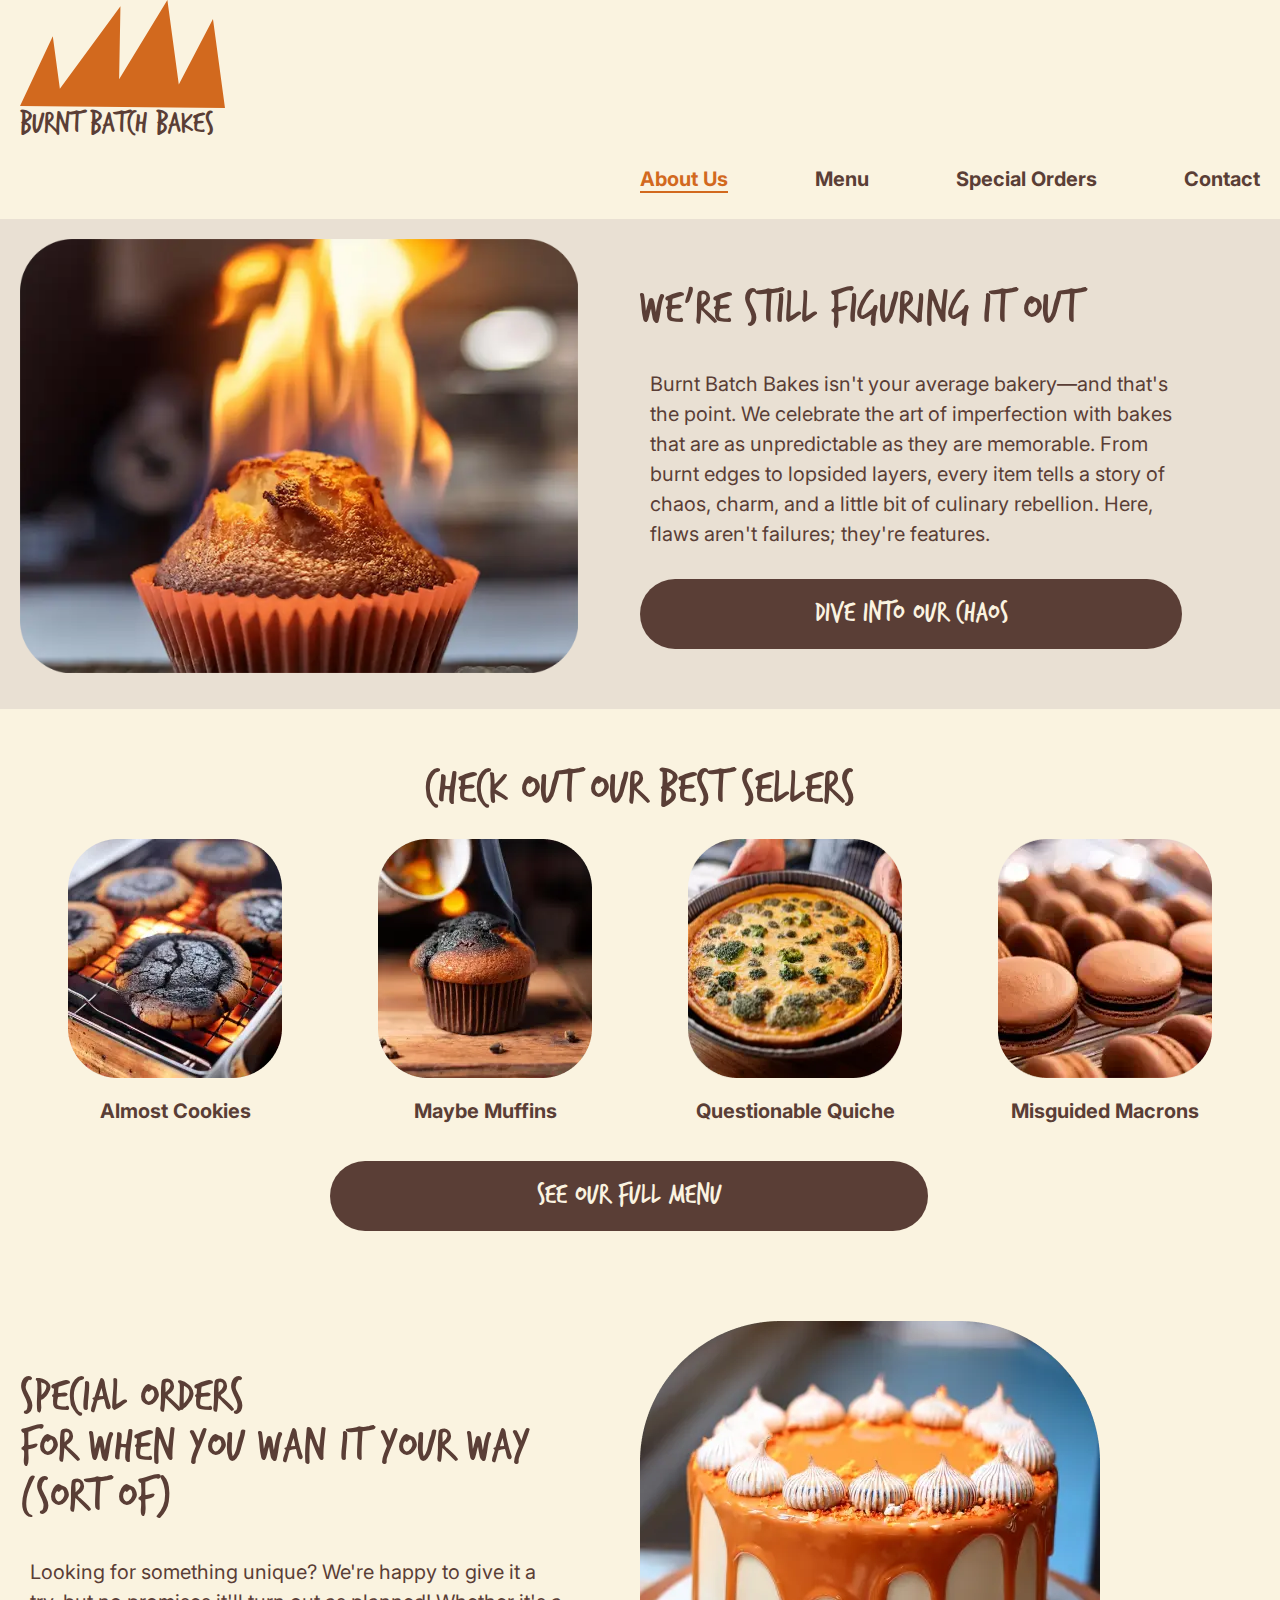
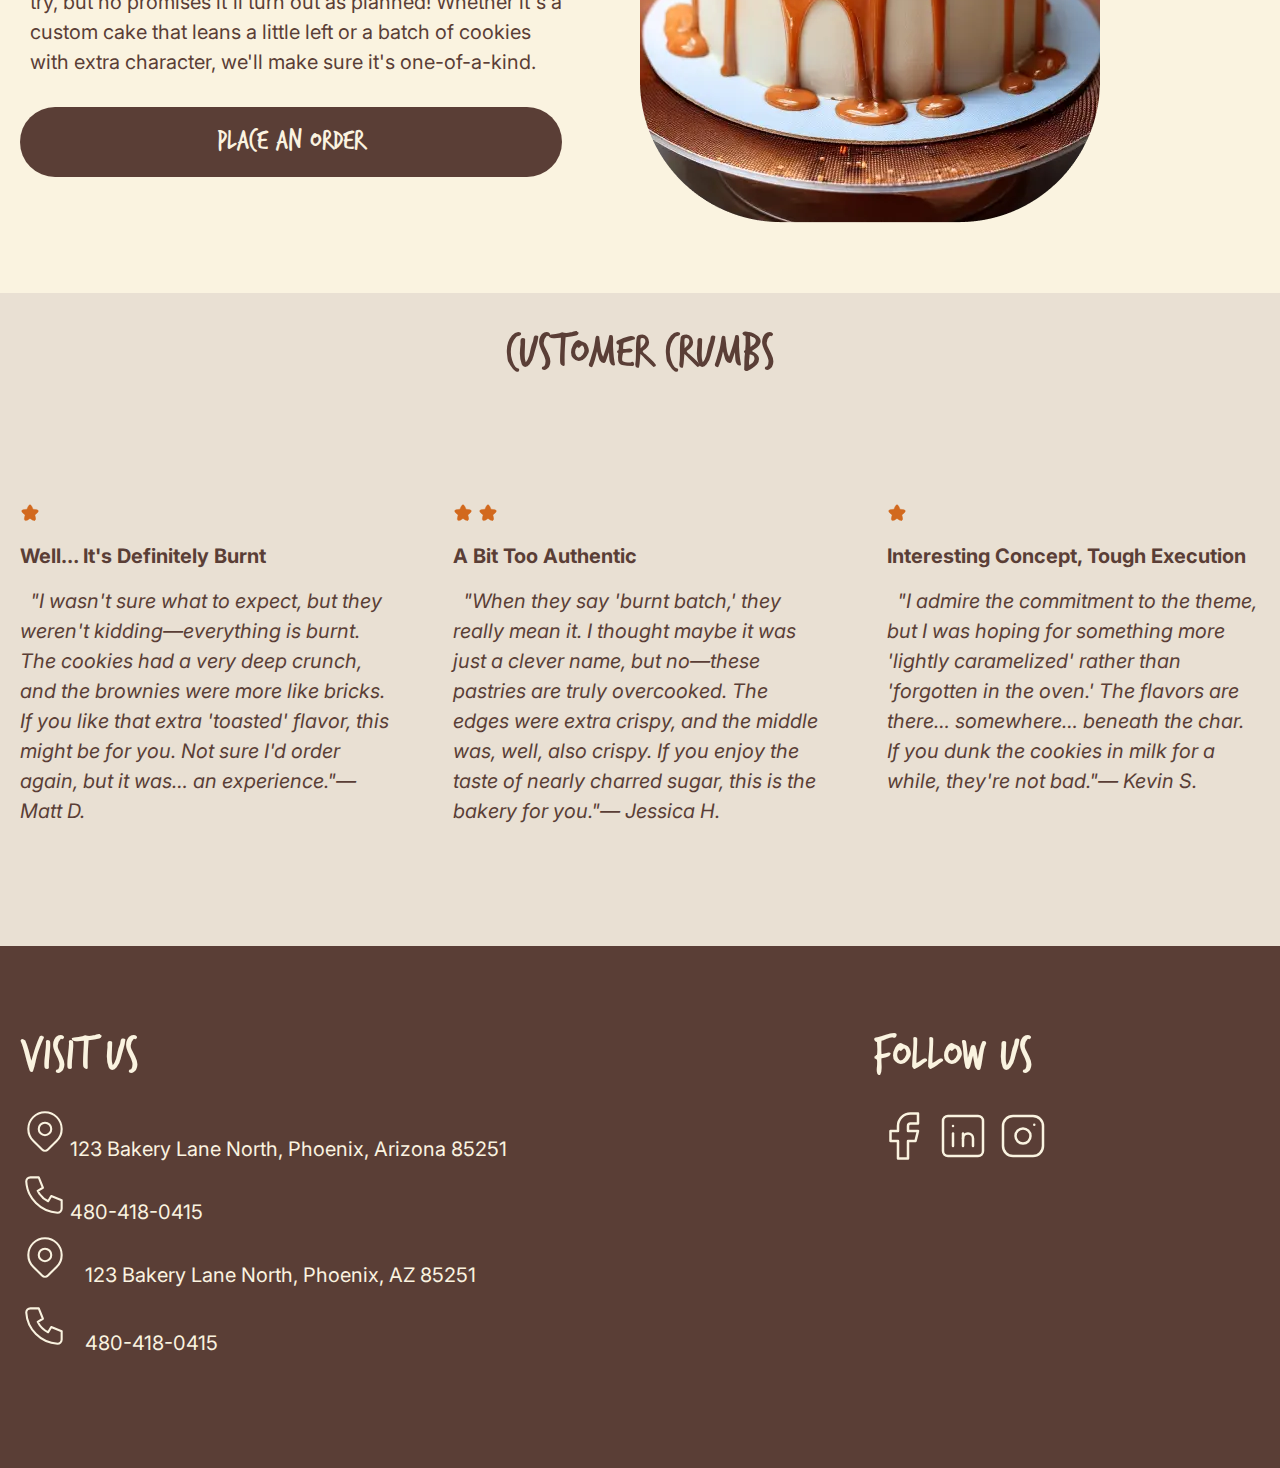
<file: index.html>
<!DOCTYPE html>
<html lang="en">
<head>
    <meta charset="UTF-8">
    <meta name="viewport" content="width=device-width, initial-scale=1.0">
    <meta name="description" content="Burnt Batch Bakes - A bakery that celebrates the beauty of imperfections in baking. Unique, unpredictable, and unforgettable flavors!">
    <meta name="keywords" content="bakery, burnt batch, imperfect baking, handmade pastries">
    <meta name="author" content="Burnt Batch Bakes">
    
    <!-- Open Graph Meta Tags for Social Media -->
    <meta property="og:title" content="Burnt Batch Bakes - Where Imperfection is Delicious">
    <meta property="og:description" content="We celebrate the beauty of imperfection with bold, burnt, and unforgettable baked goods!">
    <meta property="og:image" content="image/burnt-batch-bakes.webp">
    <meta property="og:url" content="https://burntbatchbakes.com">
    <meta property="og:type" content="website">

    <link rel="stylesheet" href="style.css">
    <title>Burnt Batch Bakes</title>
</head>
<body>
    <!-- Skip Link for Better Navigation -->
    <a href="#main-content" class="skip-link" aria-label="skip to main content">Skip to main content</a>
    <header>
        <img src="image/burnt-batch-bakes-logo.svg" width="205" height="108" alt="batch bakes in brown on orange flames logo">
        <h1>Burnt Batch Bakes</h1>
        <nav aria-label="Main Navigation">
            <h2>Main Navigation</h2>
            <ul>
                <li><a href="#" class="active" aria-label="skip to about us">About Us</a></li>
                <li><a href="#" aria-label="skip to menu">Menu</a></li>
                <li><a href="#" aria-label="skip to special orders">Special Orders</a></li>
                <li><a href="#" aria-label="skip to contact us">Contact</a></li>
            </ul>
        </nav>
    </header>
    <main id="main-content" >
        <section id="about-us" aria-labelledby="about-heading">
            <img src="image/flaming-muffin.webp" width="700" height="545" alt="flaming muffin in an orange wrapper">
            <div>
                <h2 id="about-heading">We're still figuring it out</h2>
                <p>Burnt Batch Bakes isn't your average bakery—and that's the point. We celebrate the art of imperfection with bakes that are as unpredictable as they are memorable. From burnt edges to lopsided layers, every item tells a story of chaos, charm, and a little bit of culinary rebellion. Here, flaws aren't failures; they're features.</p>
                <a href="#" aria-label="Explore our menu">Dive into our chaos</a>
            </div>
        </section>
        <section id="menu" aria-labelledby="menu-heading">
            <h2 id="menu-heading">Check Out Our Best Sellers</h2>
            <section>
                <img src="image/almost-cookies.webp" width="214" height="239" alt="5 burnt cookies on a wire rack over an open flame">
                <h3>Almost Cookies</h3>
            </section>
            <section>
                <img src="image/maybe-muffin.webp" width="214" height="239" alt="burnt muffin still smoldering on a wooden platter">
                <h3>Maybe Muffins</h3>
            </section>
            <section>
                <img src="image/questionable-quishe.webp" width="214" height="239" alt="hands placing an overcooked quiche with wilting broccoli on a wooden table">
                <h3>Questionable Quiche</h3>
            </section>
            <section>
                <img src="image/misguided-macron.webp" width="214" height="239" alt="extra crispy macrons lined up on a wire cooling rack">
                <h3>Misguided Macrons</h3>
            </section>
            <a href="#" aria-label="See out full menu">See our full menu</a>
        </section>
        <section id="special-orders" aria-labelledby="orders-heading">
            <div>
                <h2 id="orders-heading">Special Orders <br>For When You Wan It Your Way (Sort Of)</h2>
                <p>Looking for something unique? We're happy to give it a try, but no promises it'll turn out as planned! Whether it's a custom cake that leans a little left or a batch of cookies with extra character, we'll make sure it's one-of-a-kind.</p>
                <a href="#" aria-label="Order custom baked goods">Place an order</a>
            </div>
            <img src="image/special-order.webp" width="460" height="502" alt="8in round cake with carmel drizzle, yellow, orange, and white sprinkles with our signature burnt meringue puffs">
        </section>
        <section id="testimonials">
            <h2>Customer Crumbs</h2>
            <section>
                <svg xmlns="http://www.w3.org/2000/svg" viewBox="0 0 24 24" fill="#D2691E" width="20" height="20" stroke-width="0.5" stroke-linejoin="round" stroke-linecap="round" stroke="#D2691E">
                    <path d="M17.286 21.09q -1.69 .001 -5.288 -2.615q -3.596 2.617 -5.288 2.616q -2.726 0 -.495 -6.8q -9.389 -6.775 2.135 -6.775h.076q 1.785 -5.516 3.574 -5.516q 1.785 0 3.574 5.516h.076q 11.525 0 2.133 6.774q 2.23 6.802 -.497 6.8"></path>
                </svg>
                <h3>Well… It's Definitely Burnt</h3>
                <q>"I wasn't sure what to expect, but they weren't kidding—everything is burnt. The cookies had a very deep crunch, and the brownies were more like bricks. If you like that extra 'toasted' flavor, this might be for you. Not sure I'd order again, but it was… an experience."— Matt D.</q>
            </section>
            <section>
                <svg xmlns="http://www.w3.org/2000/svg" viewBox="0 0 24 24" fill="#D2691E" width="20" height="20" stroke-width="0.5" stroke-linejoin="round" stroke-linecap="round" stroke="#D2691E">
                    <path d="M17.286 21.09q -1.69 .001 -5.288 -2.615q -3.596 2.617 -5.288 2.616q -2.726 0 -.495 -6.8q -9.389 -6.775 2.135 -6.775h.076q 1.785 -5.516 3.574 -5.516q 1.785 0 3.574 5.516h.076q 11.525 0 2.133 6.774q 2.23 6.802 -.497 6.8"></path>
                </svg>
                <svg xmlns="http://www.w3.org/2000/svg" viewBox="0 0 24 24" fill="#D2691E" width="20" height="20" stroke-width="0.5" stroke-linejoin="round" stroke-linecap="round" stroke="#D2691E">
                    <path d="M17.286 21.09q -1.69 .001 -5.288 -2.615q -3.596 2.617 -5.288 2.616q -2.726 0 -.495 -6.8q -9.389 -6.775 2.135 -6.775h.076q 1.785 -5.516 3.574 -5.516q 1.785 0 3.574 5.516h.076q 11.525 0 2.133 6.774q 2.23 6.802 -.497 6.8"></path>
                </svg>
                <h3>A Bit Too Authentic</h3>
                <q>"When they say 'burnt batch,' they really mean it. I thought maybe it was just a clever name, but no—these pastries are truly overcooked. The edges were extra crispy, and the middle was, well, also crispy. If you enjoy the taste of nearly charred sugar, this is the bakery for you."— Jessica H.</q>
            </section>
            <section>
                <svg xmlns="http://www.w3.org/2000/svg" viewBox="0 0 24 24" fill="#D2691E" width="20" height="20" stroke-width="0.5" stroke-linejoin="round" stroke-linecap="round" stroke="#D2691E">
                    <path d="M17.286 21.09q -1.69 .001 -5.288 -2.615q -3.596 2.617 -5.288 2.616q -2.726 0 -.495 -6.8q -9.389 -6.775 2.135 -6.775h.076q 1.785 -5.516 3.574 -5.516q 1.785 0 3.574 5.516h.076q 11.525 0 2.133 6.774q 2.23 6.802 -.497 6.8"></path>
                </svg>
                <h3>Interesting Concept, Tough Execution</h3>
                <q>"I admire the commitment to the theme, but I was hoping for something more 'lightly caramelized' rather than 'forgotten in the oven.' The flavors are there… somewhere… beneath the char. If you dunk the cookies in milk for a while, they're not bad."— Kevin S.</q>
            </section>
        </section>
    </main>
    <footer>
        <section id="visit-us" aria-labelledby="visit-heading">
            <h2 id="visit-heading">Visit Us</h2>
            <address>
                <svg xmlns="http://www.w3.org/2000/svg" viewBox="0 0 24 24" fill="none" stroke="#FAF3E0" stroke-linecap="round" stroke-linejoin="round" width="50" height="50" stroke-width="1">
                    <path d="M9 11a3 3 0 1 0 6 0a3 3 0 0 0 -6 0"></path>
                    <path d="M17.657 16.657l-4.243 4.243a2 2 0 0 1 -2.827 0l-4.244 -4.243a8 8 0 1 1 11.314 0z"></path>
                </svg>123 Bakery Lane North, Phoenix, Arizona 85251<br>
                <svg xmlns="http://www.w3.org/2000/svg" viewBox="0 0 24 24" fill="none" stroke="#FAF3E0" stroke-linecap="round" stroke-linejoin="round" width="50" height="50" stroke-width="1">
                    <path d="M5 4h4l2 5l-2.5 1.5a11 11 0 0 0 5 5l1.5 -2.5l5 2v4a2 2 0 0 1 -2 2a16 16 0 0 1 -15 -15a2 2 0 0 1 2 -2"></path>
                </svg>480-418-0415
                <div>
                    <svg xmlns="http://www.w3.org/2000/svg" viewBox="0 0 24 24" fill="none" stroke="#FAF3E0" stroke-linecap="round" stroke-linejoin="round" width="50" height="50" stroke-width="1">
                        <path d="M9 11a3 3 0 1 0 6 0a3 3 0 0 0 -6 0"></path>
                        <path d="M17.657 16.657l-4.243 4.243a2 2 0 0 1 -2.827 0l-4.244 -4.243a8 8 0 1 1 11.314 0z"></path>
                    </svg>
                    <p>123 Bakery Lane North, Phoenix, AZ 85251</p>
                </div>
                <div>
                    <svg xmlns="http://www.w3.org/2000/svg" viewBox="0 0 24 24" fill="none" stroke="#FAF3E0" stroke-linecap="round" stroke-linejoin="round" width="50" height="50" stroke-width="1">
                        <path d="M5 4h4l2 5l-2.5 1.5a11 11 0 0 0 5 5l1.5 -2.5l5 2v4a2 2 0 0 1 -2 2a16 16 0 0 1 -15 -15a2 2 0 0 1 2 -2"></path>
                    </svg>
                    <p>480-418-0415</p>
                </div>
            </address>
        </section>
        <section id="follow-us" aria-labelledby="social-heading">
            <h2 id="social-heading">Follow Us</h2>
            <ul>
                <li><a href="#" aria-label="go to our facebook page"><svg xmlns="http://www.w3.org/2000/svg" viewBox="0 0 24 24" fill="none" stroke="#FAF3E0" stroke-linecap="round" stroke-linejoin="round" width="60" height="60" stroke-width="1">
                    <path d="M7 10v4h3v7h4v-7h3l1 -4h-4v-2a1 1 0 0 1 1 -1h3v-4h-3a5 5 0 0 0 -5 5v2h-3"></path>
                </svg></a></li>
                <li><a href="#"  aria-label="go to our linkedin page" ><svg xmlns="http://www.w3.org/2000/svg" viewBox="0 0 24 24" fill="none" stroke="#FAF3E0" stroke-linecap="round" stroke-linejoin="round" width="60" height="60" stroke-width="1">
                    <path d="M4 4m0 2a2 2 0 0 1 2 -2h12a2 2 0 0 1 2 2v12a2 2 0 0 1 -2 2h-12a2 2 0 0 1 -2 -2z"></path>
                    <path d="M8 11l0 5"></path>
                    <path d="M8 8l0 .01"></path>
                    <path d="M12 16l0 -5"></path>
                    <path d="M16 16v-3a2 2 0 0 0 -4 0"></path>
                </svg></a></li>
                <li><a href="#" aria-label="go to our instagram page"><svg xmlns="http://www.w3.org/2000/svg" viewBox="0 0 24 24" fill="none" stroke="#FAF3E0" stroke-linecap="round" stroke-linejoin="round" width="60" height="60" stroke-width="1">
                    <path d="M4 4m0 4a4 4 0 0 1 4 -4h8a4 4 0 0 1 4 4v8a4 4 0 0 1 -4 4h-8a4 4 0 0 1 -4 -4z"></path>
                    <path d="M12 12m-3 0a3 3 0 1 0 6 0a3 3 0 1 0 -6 0"></path>
                    <path d="M16.5 7.5l0 .01"></path>
                </svg></a></li>
            </ul>
        </section>
    </footer>
</file>
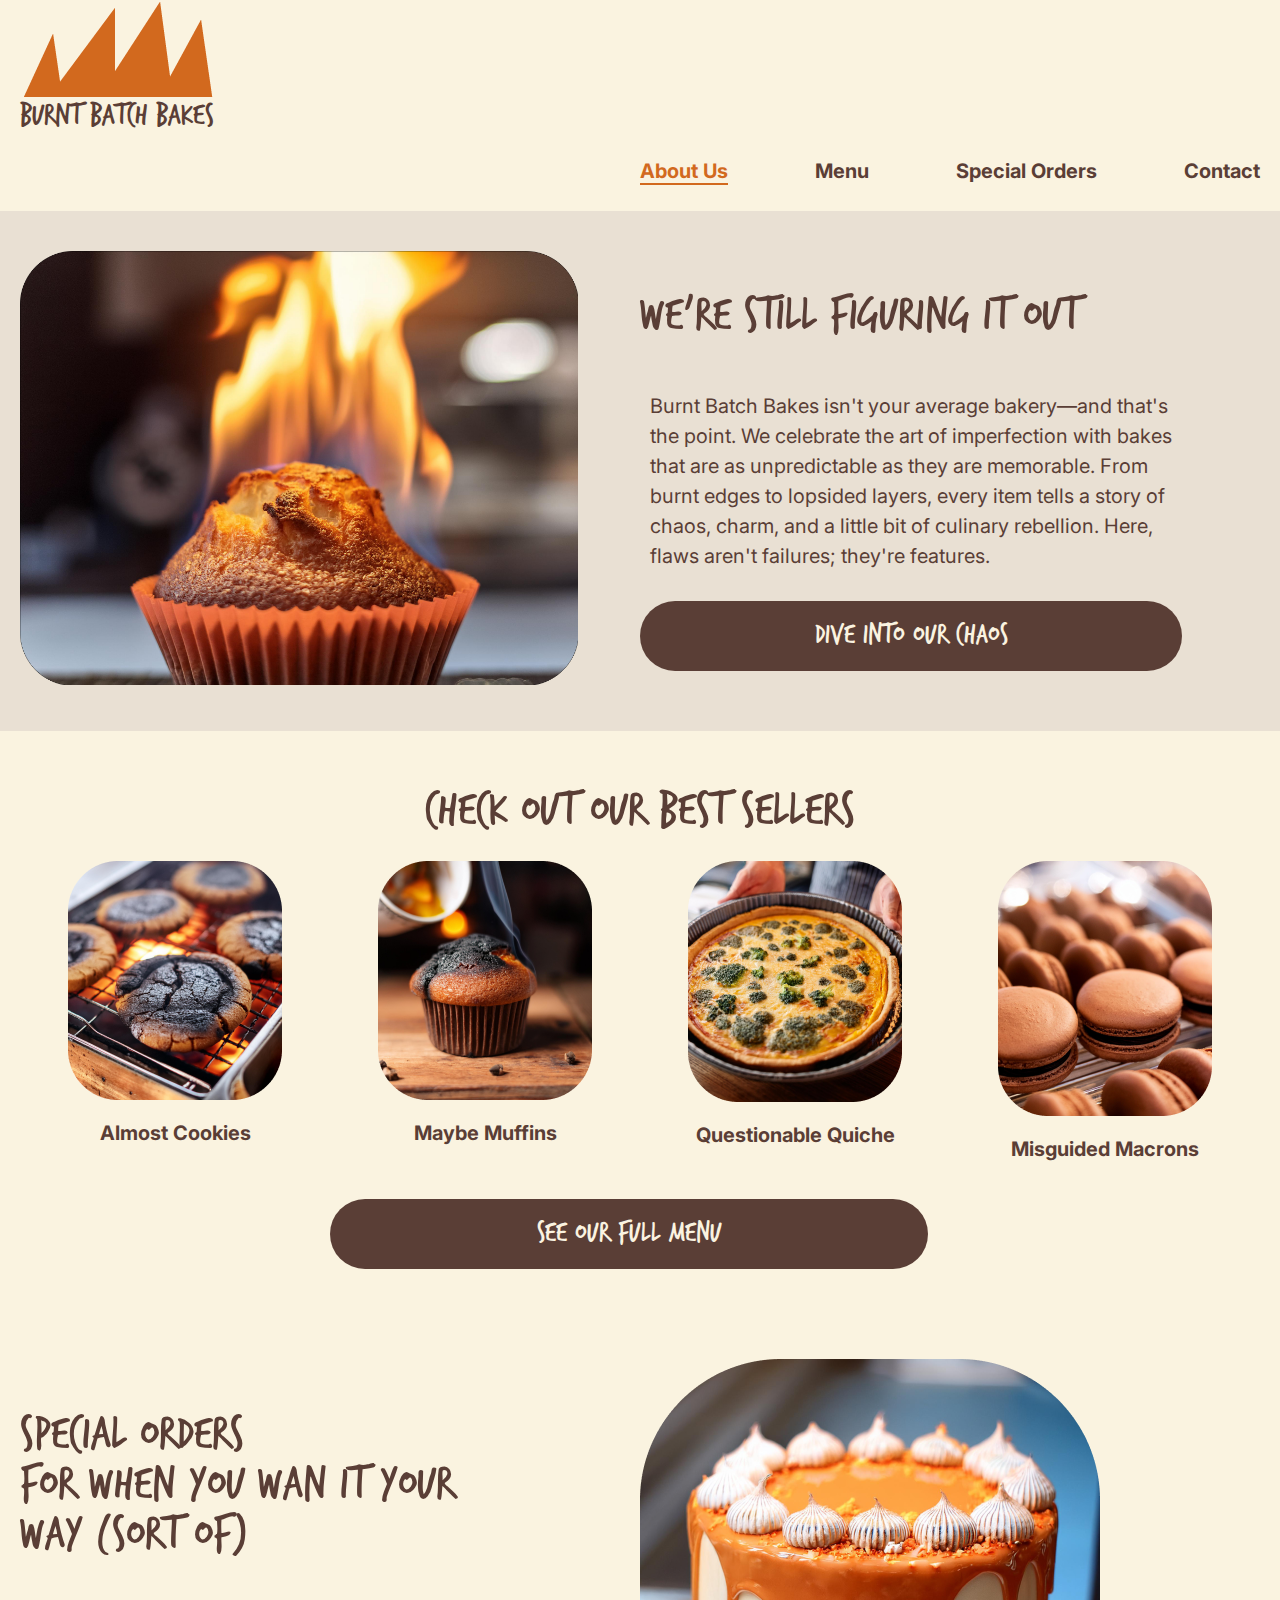
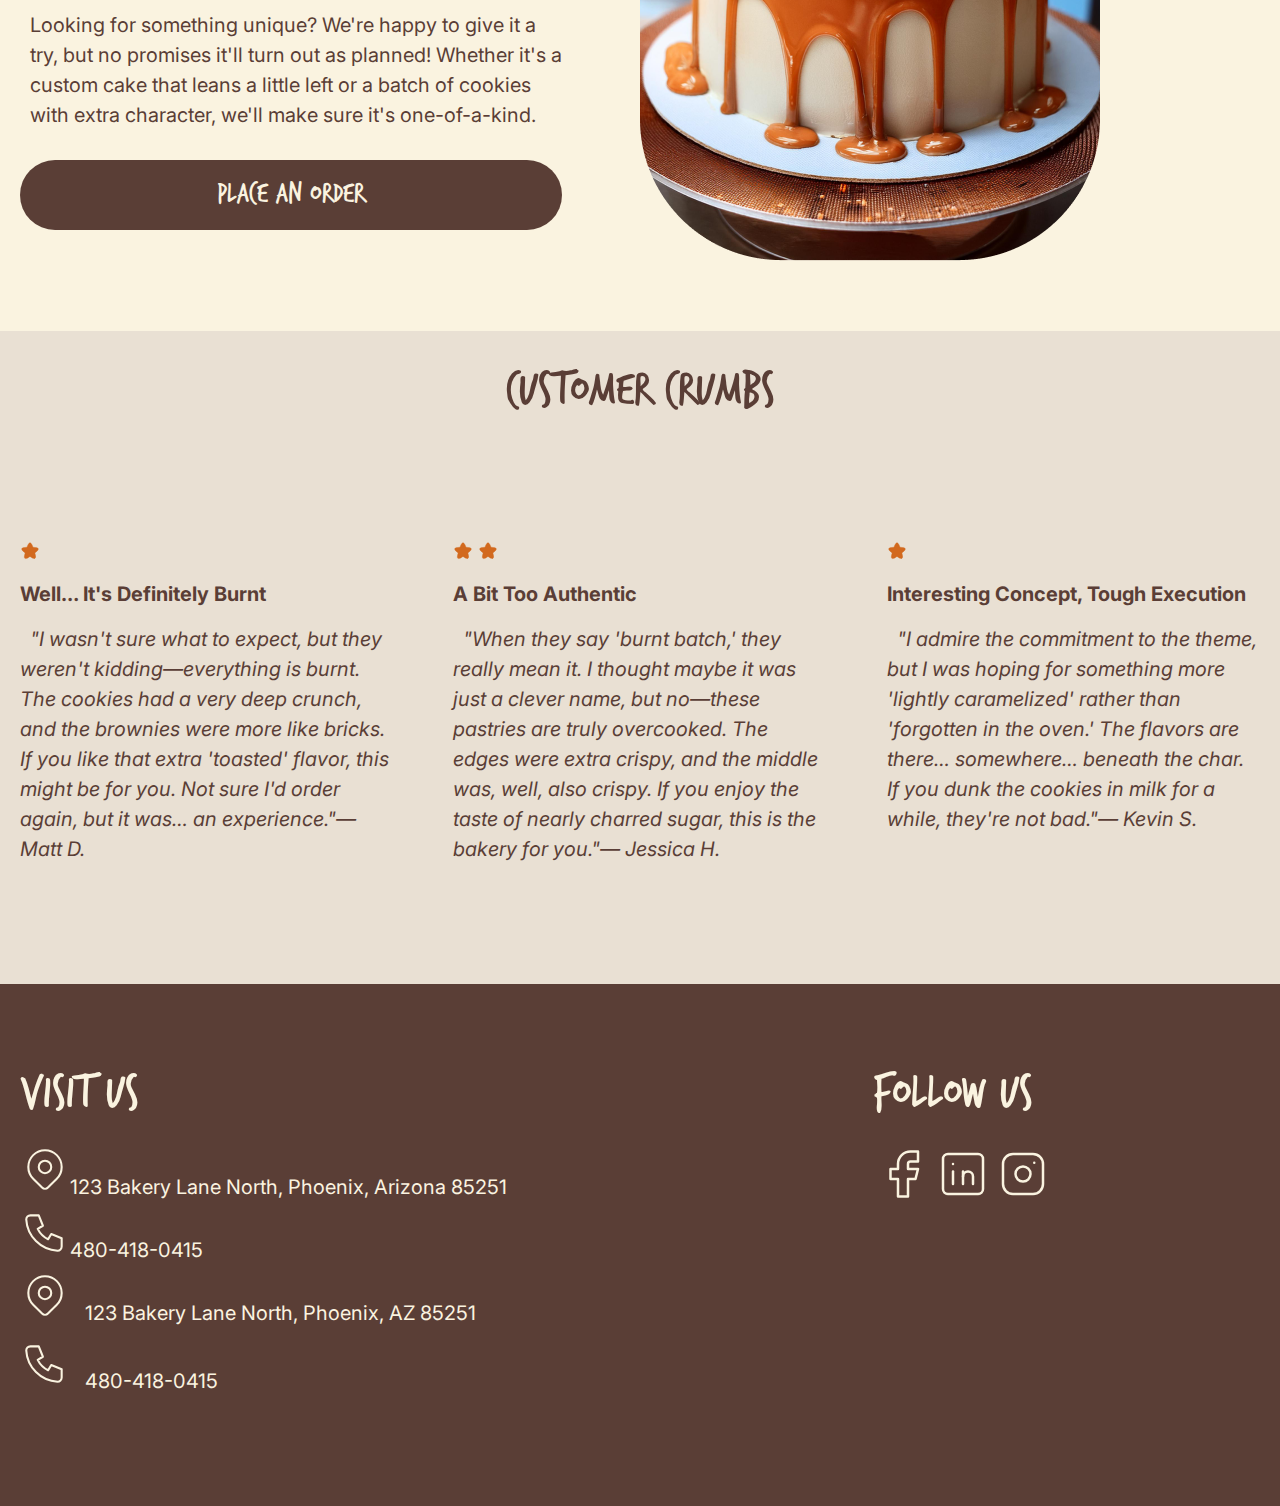
<file: bad.html>
<!DOCTYPE html>
<html lang="en">
<head>
    <meta charset="UTF-8">
    <meta name="robots" content="noindex, nofollow">
    <link rel="stylesheet" href="bad-style.css">
</head>
<body aria-hidden="true">
    <div id="header">
        <img src="images/burnt-batch-bakes-logo.png" >
        <div id="h1">Burnt Batch Bakes</div>
        <div id="nav">
            <div class="h2">Main Navigation</div>
            <div class="ul">
                <div class="li"><a href="#" class="active">About Us</a></div>
                <div class="li"><a href="#">Menu</a></div>
                <div class="li"><a href="#">Special Orders</a></div>
                <div class="li"><a href="#">Contact</a></div>
            </div>
        </div>
    </div>
    <div id="main">
        <section id="about-us">
            <img src="images/flaming-muffin.png" >
            <div>
                <div class="h2">We're still figuring it out</div>
                <p>Burnt Batch Bakes isn't your average bakery—and that's the point. We celebrate the art of imperfection with bakes that are as unpredictable as they are memorable. From burnt edges to lopsided layers, every item tells a story of chaos, charm, and a little bit of culinary rebellion. Here, flaws aren't failures; they're features.</p>
                <a href="#">Dive into our chaos</a>
            </div>
        </section>
        <section id="menu">
            <div class="h2">Check Out Our Best Sellers</div>
            <section>
                <img src="images/almost-cookies.png" >
                <div class="h3">Almost Cookies</div>
            </section>
            <section>
                <img src="images/maybe-muffin.png" >
                <div class="h3">Maybe Muffins</div>
            </section>
            <section>
                <img src="images/questionable-quishe.png" >
                <div class="h3">Questionable Quiche</div>
            </section>
            <section>
                <img src="images/misguided-macron.png" >
                <div class="h3">Misguided Macrons</div>
            </section>
            <a href="#">See our full menu</a>
        </section>
        <section id="special-orders">
            <div>
                <div class="h2">Special Orders <br>For When You Wan It Your Way (Sort Of)</div>
                <p>Looking for something unique? We're happy to give it a try, but no promises it'll turn out as planned! Whether it's a custom cake that leans a little left or a batch of cookies with extra character, we'll make sure it's one-of-a-kind.</p>
                <a href="#">Place an order</a>
            </div>
            <img src="images/special-order.png" >
        </section>
        <section id="testimonials">
            <div class="h2">Customer Crumbs</div>
            <section>
                <svg xmlns="http://www.w3.org/2000/svg" viewBox="0 0 24 24" fill="#D2691E" width="20" height="20" stroke-width="0.5" stroke-linejoin="round" stroke-linecap="round" stroke="#D2691E">
                    <path d="M17.286 21.09q -1.69 .001 -5.288 -2.615q -3.596 2.617 -5.288 2.616q -2.726 0 -.495 -6.8q -9.389 -6.775 2.135 -6.775h.076q 1.785 -5.516 3.574 -5.516q 1.785 0 3.574 5.516h.076q 11.525 0 2.133 6.774q 2.23 6.802 -.497 6.8"></path>
                </svg>
                <div class="h3">Well… It's Definitely Burnt</div>
                <q>"I wasn't sure what to expect, but they weren't kidding—everything is burnt. The cookies had a very deep crunch, and the brownies were more like bricks. If you like that extra 'toasted' flavor, this might be for you. Not sure I'd order again, but it was… an experience."— Matt D.</q>
            </section>
            <section>
                <svg xmlns="http://www.w3.org/2000/svg" viewBox="0 0 24 24" fill="#D2691E" width="20" height="20" stroke-width="0.5" stroke-linejoin="round" stroke-linecap="round" stroke="#D2691E">
                    <path d="M17.286 21.09q -1.69 .001 -5.288 -2.615q -3.596 2.617 -5.288 2.616q -2.726 0 -.495 -6.8q -9.389 -6.775 2.135 -6.775h.076q 1.785 -5.516 3.574 -5.516q 1.785 0 3.574 5.516h.076q 11.525 0 2.133 6.774q 2.23 6.802 -.497 6.8"></path>
                </svg>
                <svg xmlns="http://www.w3.org/2000/svg" viewBox="0 0 24 24" fill="#D2691E" width="20" height="20" stroke-width="0.5" stroke-linejoin="round" stroke-linecap="round" stroke="#D2691E">
                    <path d="M17.286 21.09q -1.69 .001 -5.288 -2.615q -3.596 2.617 -5.288 2.616q -2.726 0 -.495 -6.8q -9.389 -6.775 2.135 -6.775h.076q 1.785 -5.516 3.574 -5.516q 1.785 0 3.574 5.516h.076q 11.525 0 2.133 6.774q 2.23 6.802 -.497 6.8"></path>
                </svg>
                <div class="h3">A Bit Too Authentic</div>
                <q>"When they say 'burnt batch,' they really mean it. I thought maybe it was just a clever name, but no—these pastries are truly overcooked. The edges were extra crispy, and the middle was, well, also crispy. If you enjoy the taste of nearly charred sugar, this is the bakery for you."— Jessica H.</q>
            </section>
            <section>
                <svg xmlns="http://www.w3.org/2000/svg" viewBox="0 0 24 24" fill="#D2691E" width="20" height="20" stroke-width="0.5" stroke-linejoin="round" stroke-linecap="round" stroke="#D2691E">
                    <path d="M17.286 21.09q -1.69 .001 -5.288 -2.615q -3.596 2.617 -5.288 2.616q -2.726 0 -.495 -6.8q -9.389 -6.775 2.135 -6.775h.076q 1.785 -5.516 3.574 -5.516q 1.785 0 3.574 5.516h.076q 11.525 0 2.133 6.774q 2.23 6.802 -.497 6.8"></path>
                </svg>
                <div class="h3">Interesting Concept, Tough Execution</div>
                <q>"I admire the commitment to the theme, but I was hoping for something more 'lightly caramelized' rather than 'forgotten in the oven.' The flavors are there… somewhere… beneath the char. If you dunk the cookies in milk for a while, they're not bad."— Kevin S.</q>
            </section>
        </section>
    </div>
    <div id="footer">
        <section id="visit-us">
            <div class="h2">Visit Us</div>
            <address>
                <svg xmlns="http://www.w3.org/2000/svg" viewBox="0 0 24 24" fill="none" stroke="#FAF3E0" stroke-linecap="round" stroke-linejoin="round" width="50" height="50" stroke-width="1">
                    <path d="M9 11a3 3 0 1 0 6 0a3 3 0 0 0 -6 0"></path>
                    <path d="M17.657 16.657l-4.243 4.243a2 2 0 0 1 -2.827 0l-4.244 -4.243a8 8 0 1 1 11.314 0z"></path>
                </svg>123 Bakery Lane North, Phoenix, Arizona 85251<br>
                <svg xmlns="http://www.w3.org/2000/svg" viewBox="0 0 24 24" fill="none" stroke="#FAF3E0" stroke-linecap="round" stroke-linejoin="round" width="50" height="50" stroke-width="1">
                    <path d="M5 4h4l2 5l-2.5 1.5a11 11 0 0 0 5 5l1.5 -2.5l5 2v4a2 2 0 0 1 -2 2a16 16 0 0 1 -15 -15a2 2 0 0 1 2 -2"></path>
                </svg>480-418-0415
                <div>
                    <svg xmlns="http://www.w3.org/2000/svg" viewBox="0 0 24 24" fill="none" stroke="#FAF3E0" stroke-linecap="round" stroke-linejoin="round" width="50" height="50" stroke-width="1">
                        <path d="M9 11a3 3 0 1 0 6 0a3 3 0 0 0 -6 0"></path>
                        <path d="M17.657 16.657l-4.243 4.243a2 2 0 0 1 -2.827 0l-4.244 -4.243a8 8 0 1 1 11.314 0z"></path>
                    </svg>
                    <p>123 Bakery Lane North, Phoenix, AZ 85251</p>
                </div>
                <div>
                    <svg xmlns="http://www.w3.org/2000/svg" viewBox="0 0 24 24" fill="none" stroke="#FAF3E0" stroke-linecap="round" stroke-linejoin="round" width="50" height="50" stroke-width="1">
                        <path d="M5 4h4l2 5l-2.5 1.5a11 11 0 0 0 5 5l1.5 -2.5l5 2v4a2 2 0 0 1 -2 2a16 16 0 0 1 -15 -15a2 2 0 0 1 2 -2"></path>
                    </svg>
                    <p>480-418-0415</p>
                </div>
            </address>
        </section>
        <section id="follow-us">
            <div class="h2">Follow Us</div>
            <div class="ul">
                <div class="li"><a href="#"><svg xmlns="http://www.w3.org/2000/svg" viewBox="0 0 24 24" fill="none" stroke="#FAF3E0" stroke-linecap="round" stroke-linejoin="round" width="60" height="60" stroke-width="1">
                    <path d="M7 10v4h3v7h4v-7h3l1 -4h-4v-2a1 1 0 0 1 1 -1h3v-4h-3a5 5 0 0 0 -5 5v2h-3"></path>
                </svg></a></div>
                <div class="li"><a href="#"><svg xmlns="http://www.w3.org/2000/svg" viewBox="0 0 24 24" fill="none" stroke="#FAF3E0" stroke-linecap="round" stroke-linejoin="round" width="60" height="60" stroke-width="1">
                    <path d="M4 4m0 2a2 2 0 0 1 2 -2h12a2 2 0 0 1 2 2v12a2 2 0 0 1 -2 2h-12a2 2 0 0 1 -2 -2z"></path>
                    <path d="M8 11l0 5"></path>
                    <path d="M8 8l0 .01"></path>
                    <path d="M12 16l0 -5"></path>
                    <path d="M16 16v-3a2 2 0 0 0 -4 0"></path>
                </svg></a></div>
                <div class="li"><a href="#"><svg xmlns="http://www.w3.org/2000/svg" viewBox="0 0 24 24" fill="none" stroke="#FAF3E0" stroke-linecap="round" stroke-linejoin="round" width="60" height="60" stroke-width="1">
                    <path d="M4 4m0 4a4 4 0 0 1 4 -4h8a4 4 0 0 1 4 4v8a4 4 0 0 1 -4 4h-8a4 4 0 0 1 -4 -4z"></path>
                    <path d="M12 12m-3 0a3 3 0 1 0 6 0a3 3 0 1 0 -6 0"></path>
                    <path d="M16.5 7.5l0 .01"></path>
                </svg></a></div>
            </div>
        </section>
    </div>
</body>
</html>
</file>
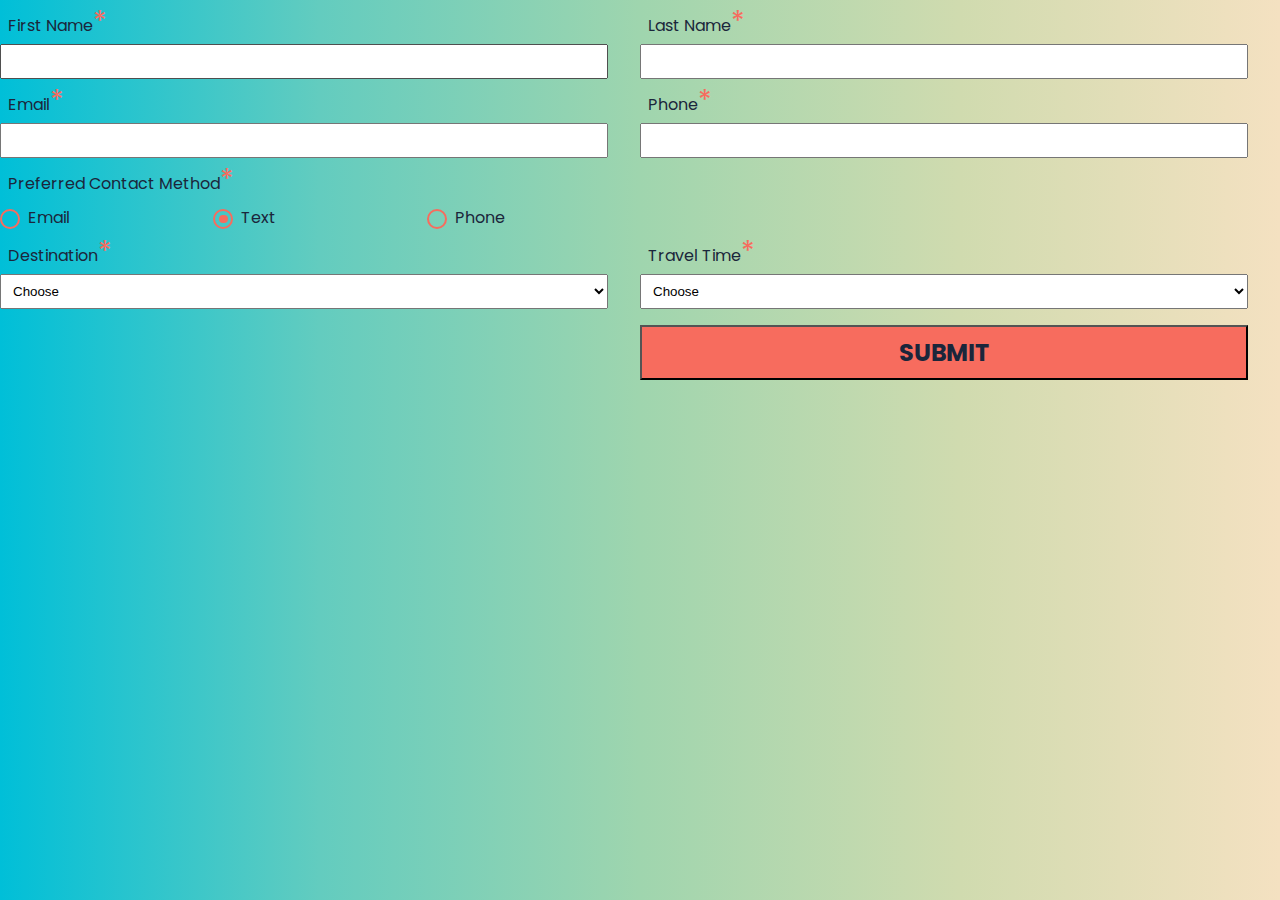
<file: form.html>
<!DOCTYPE html>
<html lang="en">
<head>
    <meta charset="UTF-8">
    <meta name="viewport" content="width=device-width, initial-scale=1.0">
    <link href="form-style.css" rel="stylesheet">
    <title>Document</title>
</head>
<body>
    <form>
        <div>
            <label for="first-name">First Name<span>*</span></label>
            <input type="text" id="first-name" required>
        </div>
        <div>
            <label for="last-name">Last Name<span>*</span></label>
            <input type="text" id="last-name" required>
        </div>
        <div>
            <label for="email">Email<span>*</span></label>
            <input type="email" id="email" required>
        </div>
        <div>
            <label for="phone">Phone<span>*</span></label>
            <input type="tel" id="phone" required>
        </div>
        <fieldset id="preferred-contact">
        <legend>Preferred Contact Method<span>*</span></legend>
            <div> 
                <input type="radio" id="contact-email" name="contact" required >
                <label for="contact-email">Email</label>
            </div>
            <div>
                <input type="radio" id="contact-text" name="contact" checked required >
                <label for="contact-text">Text</label>
            </div>
            <div>
                <input type="radio" id="contact-phone" name="contact" required >
                <label for="contact-phone">Phone</label>
            </div>
        </fieldset>
        <fieldset id="destination">
            <legend>Destination<span>*</span></legend>
            <select id="select-destination">
                <option>Choose</option>
                <option>Barcelona</option>
                <option>Granada</option>
                <option>Ibiza</option>
                <option>Madrid</option>
                <option>Majorca</option>
                <option>Seville</option>
                <option>Tenerife</option>
                <option>Valencia</option>
                <option>Other</option>
            </select>
        </fieldset>
        <fieldset id="travelTime">
            <legend>Travel Time<span>*</span></legend>
            <select id="select-travel-time">
                <option>Choose</option>
                <option>Fall</option>
                <option>Winter</option>
                <option>Spring</option>
                <option>Summer</option>
                <option>Flexible</option>
            </select>
        </fieldset>
        <input type="submit" id="submit">
    </form>
</body>
</html>
</file>
<file: style.css>
/* -------------- CSS BY Christina Carrasquilla --------------  */

/*  -------------- IMPORTED FONTS --------------  */
@import url('https://fonts.googleapis.com/css2?family=Inter:ital,opsz,wght@0,14..32,100..900;1,14..32,100..900&family=Lacquer&display=fallback');
@font-face {
    font-family: 'trashhandregular';
    src: url('fonts/TrashHand-webfont.woff');
    font-weight: normal;
    font-style: normal;
}
/*  -------------- CSS REST  -------------- */
/* http://meyerweb.com/eric/tools/css/reset/
v2.0 | 20110126
License: none (public domain)
*/
html, body, div, span, applet, object, iframe,
h1, h2, h3, h4, h5, h6, p, blockquote, pre,
a, abbr, acronym, address, big, cite, code,
del, dfn, em, img, ins, kbd, q, s, samp,
small, strike, strong, sub, sup, tt, var,
b, u, i, center,
dl, dt, dd, ol, ul, li,
fieldset, form, label, legend,
table, caption, tbody, tfoot, thead, tr, th, td,
article, aside, canvas, details, embed,
figure, figcaption, footer, header, hgroup, 
menu, nav, output, ruby, section, summary,
time, mark, audio, video {
    margin: 0;
    padding: 0;
    border: 0;
    font-size: 100%;
    font: inherit;
    vertical-align: baseline;
}
/*  -------------- HTML5 display-role reset for older browsers  -------------- */
article, aside, details, figcaption, figure, 
footer, header, hgroup, menu, nav, section {
    display: block;
}
body {
    line-height: 1;
}
ol, ul {
    list-style: none;
}
blockquote, q {
    quotes: none;
}
blockquote:before, blockquote:after,
q:before, q:after {
    content: '';
    content: none;
}
table {
    border-collapse: collapse;
    border-spacing: 0;
}
/*  -------------- ROOT VARIABLES --------------  */
:root {
    font-family: Inter, sans-serif;
    color: var(--burnt-brown);
    font-size: 1.25em;
    --flour-white: #FAF3E0;
    --wheat-flax:#E9E0D3;
    --crust-orange:#D2691E;
    --burnt-brown:#5A3E36;
}
/*  -------------- GLOBAL STYLE  -------------- */
html {
    background-color: var(--flour-white);
    min-width: 485px;
}
body {
    box-sizing: border-box;
    display: grid;
    grid-template-columns: 1fr;
    text-align: center;
}
.skip-link {
    position: absolute;
    left: 50%;
    transform: translateY(-100%);
}
.skip-link {
    background: var(--burnt-brown);
    color: var(--wheat-flax);
    height: 30px;
    left: 50%;
    padding: 8px;
    position: absolute;
    transform: translateY(-100%);
    transition: transform 0.3s;
}
.skip-link:focus {
    transform: translateY(0%);
}
nav {
    margin-top:2rem;
}
nav a {
    line-height: 2rem;
}
#about-us, #testimonials {
    background-color: var(--wheat-flax);
}
main a:hover {
    background-color: var(--crust-orange);
}
#about-us img {
    width: 90%;
    height:auto;
    margin: 1rem 0;
}
#about-us, #menu, #special-orders {
    border-bottom: 1.5rem solid var(--flour-white);
}
#testimonials {
    border-top: .5rem solid var(--wheat-flax);
    border-bottom: 1rem solid var(--wheat-flax);
}
#testimonials section {
    margin: 2rem 0;
}
footer {
    background-color: var(--burnt-brown);
    color: var(--flour-white);
    border-top: 1rem solid var(--burnt-brown);
    border-bottom: 3rem solid var(--burnt-brown);
}
footer section {
    margin:2rem 0;
}
#follow-us ul {
    display: flex;
    justify-content: space-evenly;
}
#follow-us svg:hover {
    stroke: var(--crust-orange);
}
/*  -------------- TEXT STYLES --------------  */
nav h2 {
    visibility: hidden;
    width: 1px;
    height: 1px;

}
nav a, nav a:link, nav a:visited {
    text-decoration: none;
    color: var(--burnt-brown);
    font-weight: bold;
}
nav a.active, nav a:hover {
    color: var(--crust-orange);
    border-bottom: 2px solid var(--crust-orange);
}
h1 {
    font-family: 'trashhandregular', serif;
    font-size: 1.6em;
}
h2 {
    font-family: 'trashhandregular', serif;
    font-size: 2.5em;
    margin: .5em 0;
}
h3 {
    margin: 1rem 0;
    font-size: 1em;
    font-weight: bold;
}
p, q {
    line-height: 1.5em;
    padding: .5rem;
    text-align: left;
}
q {
    font-style: italic;
}
main a {
    background-color: var(--burnt-brown);
    display: inline-block;
    padding: 1rem;
    border-radius: 2rem;
    color: var(--flour-white);
    font-family: 'trashhandregular', serif;
    text-decoration: none;
    text-align: center;
    font-size: 1.5em;
    margin: 1rem 0;
    width: 90%;
}
address {
    line-height: 2em;
}
address p {
    text-align: center;
}
/* -------------- MEDIA QUERY (MEDIUM) --------------  */
@media screen and (min-width:880px) {
    body {
        text-align: left;
    }
    header, #about-us, #menu, #special-orders, #testimonials, #visit-us, #follow-us {
        padding: 0 1rem;
    }
    header {
        display: grid;
        grid-template-columns: 1fr 1fr;
        margin-bottom: 1rem;
    }
    header img {
        grid-column: 1/-1;
    }
    nav {
        margin-top:0;
    }
    nav ul{
        list-style: none;
        display: flex;
        justify-content: flex-end;
        justify-content: space-between;
    }
    #about-us, #special-orders {
        display: grid;
        grid-template-columns: 1fr 1fr;
    }
    #special-orders img {
        margin: 2rem 0;
    }
    #about-us div, #special-orders div {
        margin: 2rem 0;
        align-content: space-around;
        width: 90%;
    }
    #menu {
        display: grid;
        grid-template-columns: 1fr 1fr;
        text-align: center;
    }
    #menu h2, #menu a, #special-orders a, #testimonials h2 {
        grid-column: 1/-1;
        text-align: center;
    }
    #testimonials {
        display: grid;
        grid-template-columns: 1fr 1fr;
        grid-gap: 3rem;
        padding-bottom: 3rem;
        margin-bottom: 0;
    }
    #testimonials section:last-child {
        grid-column: 1/-1;
    }
    footer {
        display: grid;
        grid-template-columns: 2fr 1fr;
    }
    address p {
        text-align: left;
        display: inline-block;
    }
    #follow-us ul {
        justify-content: flex-start;
    }
}
/* -------------- MEDIA QUERY (LARGE) --------------  */
@media screen and (min-width:1136px) {
    #menu {
        grid-template-columns: 1fr 1fr 1fr 1fr;
    }
    #menu a {
        grid-column: 2/4;
    }
    #testimonials {
        grid-template-columns: 1fr 1fr 1fr;

    }
    #testimonials section:last-child {
        grid-column: 3/4;
    }
}
/* -------------- MEDIA QUERY (EXTRA LARGE) --------------  */
@media screen and (min-width:1440px) {
    header, #about-us, #menu, #special-orders, #testimonials, #visit-us, #follow-us {
        padding: 0 10rem;
    }
}
</file>
<file: bad-style.css>
/* -------------- CSS BY Christina Carrasquilla --------------  */

/*  -------------- IMPORTED FONTS --------------  */
@import url('https://fonts.googleapis.com/css2?family=Inter:ital,opsz,wght@0,14..32,100..900;1,14..32,100..900&family=Lacquer&display=swap');
@font-face {
    font-family: 'trashhandregular';
    src: url('fonts/TrashHand-webfont.woff');
    font-weight: normal;
    font-style: normal;
}
/*  -------------- CSS REST  -------------- */
/* http://meyerweb.com/eric/tools/css/reset/
v2.0 | 20110126
License: none (public domain)
*/
html, body, div, span, applet, object, iframe,
h1, h2, h3, h4, h5, h6, p, blockquote, pre,
a, abbr, acronym, address, big, cite, code,
del, dfn, em, img, ins, kbd, q, s, samp,
small, strike, strong, sub, sup, tt, var,
b, u, i, center,
dl, dt, dd, ol, ul, li,
fieldset, form, label, legend,
table, caption, tbody, tfoot, thead, tr, th, td,
article, aside, canvas, details, embed,
figure, figcaption, footer, header, hgroup, 
menu, nav, output, ruby, section, summary,
time, mark, audio, video {
    margin: 0;
    padding: 0;
    border: 0;
    font-size: 100%;
    font: inherit;
    vertical-align: baseline;
}
/*  -------------- HTML5 display-role reset for older browsers  -------------- */
article, aside, details, figcaption, figure, 
footer, header, hgroup, menu, nav, section {
    display: block;
}
body {
    line-height: 1;
}
ol, .ul {
    list-style: none;
}
blockquote, q {
    quotes: none;
}
blockquote:before, blockquote:after,
q:before, q:after {
    content: '';
    content: none;
}
table {
    border-collapse: collapse;
    border-spacing: 0;
}
/*  -------------- ROOT VARIABLES --------------  */
:root {
    font-family: Inter, sans-serif;
    color: var(--burnt-brown);
    font-size: 1.25em;
    --flour-white: #FAF3E0;
    --wheat-flax:#E9E0D3;
    --crust-orange:#D2691E;
    --burnt-brown:#5A3E36;
}
/*  -------------- GLOBAL STYLE  -------------- */
html {
    background-color: var(--flour-white);
    min-width: 485px;
}
body {
    box-sizing: border-box;
    display: grid;
    grid-template-columns: 1fr;
    text-align: center;
}
#nav {
    margin-top:2rem;
}
#nav a {
    line-height: 2rem;
}
#about-us img {
    width: 80%;
    margin: 2rem 0;
}
#about-us, #testimonials {
    background-color: var(--wheat-flax);
}
#main a:hover {
    background-color: var(--crust-orange);
}
#about-us, #menu, #special-orders {
    border-bottom: 1.5rem solid var(--flour-white);
}
#testimonials {
    border-top: .5rem solid var(--wheat-flax);
    border-bottom: 1rem solid var(--wheat-flax);
}
#testimonials section {
    margin: 2rem 0;
}
#footer {
    background-color: var(--burnt-brown);
    color: var(--flour-white);
    border-top: 1rem solid var(--burnt-brown);
    border-bottom: 3rem solid var(--burnt-brown);
}
#footer section {
    margin:2rem 0;
}
#follow-us .ul {
    display: flex;
    justify-content: space-evenly;
}
#follow-us svg:hover {
    stroke: var(--crust-orange);
}
/*  -------------- TEXT STYLES --------------  */
#nav .h2 {
    visibility: hidden;
    width: 1px;
    height: 1px;

}
#nav a, #nav a:link, #nav a:visited {
    text-decoration: none;
    color: var(--burnt-brown);
    font-weight: bold;
}
#nav a.active, #nav a:hover {
    color: var(--crust-orange);
    border-bottom: 2px solid var(--crust-orange);
}
#h1 {
    font-family: 'trashhandregular', serif;
    font-size: 1.6em;
}
.h2 {
    font-family: 'trashhandregular', serif;
    font-size: 2.5em;
    margin: .5em 0;
}
.h3 {
    margin: 1rem 0;
    font-size: 1em;
    font-weight: bold;
}
p, q {
    line-height: 1.5em;
    padding: .5rem;
    text-align: left;
}
q {
    font-style: italic;
}
#main a {
    background-color: var(--burnt-brown);
    display: inline-block;
    padding: 1rem;
    border-radius: 2rem;
    color: var(--flour-white);
    font-family: 'trashhandregular', serif;
    text-decoration: none;
    text-align: center;
    font-size: 1.5em;
    margin: 1rem 0;
    width: 90%;
}
address {
    line-height: 2em;
}
address p {
    text-align: center;
}
/* -------------- MEDIA QUERY (MEDIUM) --------------  */
@media screen and (min-width:880px) {
    body {
        text-align: left;
    }
    #header, #about-us, #menu, #special-orders, #testimonials, #visit-us, #follow-us {
        padding: 0 1rem;
    }
    #header {
        display: grid;
        grid-template-columns: 1fr 1fr;
        margin-bottom: 1rem;
    }
    #header img {
        grid-column: 1/-1;
    }
    #nav {
        margin-top:0;
    }
    #nav .ul{
        list-style: none;
        display: flex;
        justify-content: flex-end;
        justify-content: space-between;
    }
    #about-us img {
        width: 90%;
        margin: 1rem 0;
    }
    #about-us, #special-orders {
        display: grid;
        grid-template-columns: 1fr 1fr;
    }
    #about-us img, #special-orders img {
        margin: 2rem 0;
    }
    #about-us div, #special-orders div {
        margin: 2rem 0;
        align-content: space-around;
        width: 90%;
    }
    #menu {
        display: grid;
        grid-template-columns: 1fr 1fr;
        text-align: center;
    }
    #menu .h2, #menu a, #special-orders a, #testimonials .h2 {
        grid-column: 1/-1;
        text-align: center;
    }
    #testimonials {
        display: grid;
        grid-template-columns: 1fr 1fr;
        grid-gap: 3rem;
        padding-bottom: 3rem;
        margin-bottom: 0;
    }
    #testimonials section:last-child {
        grid-column: 1/-1;
    }
    #footer {
        display: grid;
        grid-template-columns: 2fr 1fr;
    }
    address p {
        text-align: left;
        display: inline-block;
    }
    #follow-us .ul {
        justify-content: flex-start;
    }
}
/* -------------- MEDIA QUERY (LARGE) --------------  */
@media screen and (min-width:1136px) {
    #menu {
        grid-template-columns: 1fr 1fr 1fr 1fr;
    }
    #menu a {
        grid-column: 2/4;
    }
    #testimonials {
        grid-template-columns: 1fr 1fr 1fr;

    }
    #testimonials section:last-child {
        grid-column: 3/4;
    }
}
/* -------------- MEDIA QUERY (EXTRA LARGE) --------------  */
@media screen and (min-width:1440px) {
    #header, #about-us, #menu, #special-orders, #testimonials, #visit-us, #follow-us {
        padding: 0 10rem;
    }
}
</file>
<file: form-style.css>
/* -----------------CSS BY CHRISTINA CARRASQUILLA -----------------*/

/* -----------------IMPORTED FONTS -----------------*/
@import url('https://fonts.googleapis.com/css2?family=Pacifico&family=Poppins:ital,wght@0,100;0,200;0,300;0,400;0,500;0,600;0,700;0,800;0,900;1,100;1,200;1,300;1,400;1,500;1,600;1,700;1,800;1,900&display=swap');
/* -----------------CSS REST -----------------*/
/* http://meyerweb.com/eric/tools/css/reset/ 
    v2.0 | 20110126
    License: none (public domain)
*/

html, body, div, span, applet, object, iframe,
h1, h2, h3, h4, h5, h6, p, blockquote, pre,
a, abbr, acronym, address, big, cite, code,
del, dfn, em, img, ins, kbd, q, s, samp,
small, strike, strong, sub, sup, tt, var,
b, u, i, center,
dl, dt, dd, ol, ul, li,
fieldset, form, label, legend,
table, caption, tbody, tfoot, thead, tr, th, td,
article, aside, canvas, details, embed, 
figure, figcaption, footer, header, hgroup, 
menu, nav, output, ruby, section, summary,
time, mark, audio, video {
	margin: 0;
	padding: 0;
	border: 0;
	font-size: 100%;
	font: inherit;
	vertical-align: baseline;
}
/* HTML5 display-role reset for older browsers */
article, aside, details, figcaption, figure, 
footer, header, hgroup, menu, nav, section {
	display: block;
}
body {
	line-height: 1;
}
ol, ul {
	list-style: none;
}
blockquote, q {
	quotes: none;
}
blockquote:before, blockquote:after,
q:before, q:after {
	content: '';
	content: none;
}
table {
	border-collapse: collapse;
	border-spacing: 0;
}

/* -----------------ROOT VARIABLES -----------------*/
:root {
    --ocean-blue: #0077B6; 
    --turquoise-blue: #00BFD8; 
    --sandy-beige:#F4E1C1; 
    --sunset-orange:#F76C5E; 
    --deep-navy:#1B263B; 
    --soft-white:#FAFAFA;
    --form-control-color: #F76C5E;
    font-family: "Poppins", serif;
    color: var(--deep-navy);
}

/* ----------------- GLOBAL STYLES (MOBILE FIRST) -----------------*/
* {
    box-sizing: border-box;
}
html {
    background-image: linear-gradient(to right, #00bfd8, #63ccbf, #9fd5ae, #d0dbaf, #f4e1c1);
}
body {
    display: grid;
    grid-template-columns: 1fr;
}
header, nav, article, footer {
    padding: 1rem;
}
picture, #plan-your-trip, #about-your-destination  {
    margin-top:1rem;
}
header {
    grid-row:2/3;
    background-color: var(--turquoise-blue);
    border-top: 3px solid var(--soft-white);
    border-bottom: 3px solid var(--soft-white);
}
picture {
    display: grid;
    place-content: center;
}
nav {
    grid-row: 1/2;
    text-align:center;
}
nav {
    width: 100%;
    margin-top: 8rem;
    border: 0;
    padding: 1rem;
}
a#home {
    font-size: 3em;
    text-decoration: none;
    background-color: transparent;
    position: absolute;
    top: 0;
    text-transform: none;
    font-weight: normal;
    min-width: 360px;
}
nav svg {
    fill: var(--sunset-orange);
    stroke:var(--deep-navy);
    stroke-width: 4px;
    width: 20%;
    position: relative;
    top:3rem;
}
nav a svg:hover {
    stroke: var(--soft-white);
}
nav ul {
    text-align:center;
    margin:0;
    padding:0;
    list-style:none;
    overflow:hidden;
    max-height:0;
    transition: max-height .2s ease-out;
}
nav h2, #intro h3 {
    visibility:hidden;
    height:1px;
    width: 1px;
}
nav li a {
    display:block;
    padding:1rem;
    text-decoration:none;
    color:var(--deep-navy);
    text-transform: uppercase;
    font-weight: bold;
}
nav a:hover, nav input:hover {
    background-color:var(--deep-navy);
    color: var(--soft-white);
}
nav label {
    cursor: pointer;
    display: inline-block;
    padding: 1rem;
    position: relative;
    user-select: none;
}
nav label span {
    background-color: var(--deep-navy);
    display: block;
    height: 5px;
    position: relative;
    transition: background-color .2s ease-out;
    width: 30px;
}
nav label span:before, nav label span:after {
    background: var(--deep-navy);
    content: '';
    display: block;
    height: 100%;
    position: absolute;
    transition: all .2s ease-out;
    width: 100%;
}
nav label span:before {
    top: 10px;
}
nav label span:after {
    top: -10px;
}
[type=checkbox] {
    display: none;
}
input:checked ~ ul {
    max-height: 500px;
}
input:checked ~ label span {
    background: transparent;
}
input:checked ~ label span:before {
    transform: rotate(-45deg);
}
input:checked ~ label span:after {
    transform: rotate(45deg);
}
input:checked ~ label:not(.steps) span:before, input:checked ~ label:not(.steps) span:after {
    top: 0;
}
#plan-your-trip, #about-your-destination {
    display: grid;
    grid-template-columns: 1fr 1fr;
}
#plan-your-trip h3, #about-your-destination h3 {
    grid-column: 1/-1;
}
#plan-your-trip section, #about-your-destination section {
    background-color: var(--turquoise-blue);
    color: var(--deep-navy);
    margin: 0 auto;
    text-align: center;
    width: 95%;
    margin-bottom: 1rem;
    border:3px solid var(--soft-white);
    border-radius: 1rem;
    padding-top: 1rem;
}
#about-your-destination section {
    padding: .5rem;
}
.plan a {
    background-color: var(--sunset-orange);
    color: var(--deep-navy);
    width: 100%;
    padding: 1rem;
    border-radius: 0 0 1rem 1rem;
    display: inline-block;
    font-weight: bold;
    text-decoration: none;
}
.plan a:hover {
    background-color:var(--deep-navy);
    color: var(--sunset-orange);
}
[src] {
    border-radius: 1rem;
    border: 3px solid var(--soft-white);
}
#testimonials section {
    display: grid;
    place-items: center;
}
#testimonials img {
    border-radius: 50%;
}
#testimonials div {
    margin: 1.5rem 0;
    text-align: center;
}
dd, dt {
    display: inline-block;
    margin: .5rem 0;
}
dt {
    font-weight: bold;
}
q {
    font-style: italic;
    margin: .5rem 0;
}
label, input, legend, select {
    display: block;
    width: 95%;
    padding: .5rem;
}
.sr-only {
    background: var(--sunset-orange);
    height: 1rem;
    padding: 1.5rem;
    position: absolute;
    transform: translateX(-250%);
    transition: transform 0.3s;
}
.sr-only:focus {
    transform: translateX(0%);
}
footer {
    background-color: var(--deep-navy);
    color: var(--soft-white);
}
#preferred-contact {
    display: grid;
    grid-template-columns: 1fr 1fr 1fr;
}
#preferred-contact legend {
    grid-column: 1/-1;
    margin: .5rem 0;
}
fieldset div {
    display: flex;
}
fieldset div label {
    line-height: 0;
}
input[type="radio"] {
    -webkit-appearance: none;
    appearance: none;
    margin: 0;
    color: var(--sunset-orange);
    width: 1.15em;
    height: 1.15em;
    border: 0.15em solid var(--sunset-orange);
    border-radius: 50%;
    transform: translateY(-0.075em);
    display: grid;
    place-content: center;
}
.form-control {
    font-family: system-ui, sans-serif;
    font-size: 2rem;
    font-weight: bold;
    line-height: 1.1;
    display: grid;
    grid-template-columns: 1em auto;
    gap: 0.5em;
}
.form-control + .form-control {
    margin-top: 1em;
}
input[type="radio"]::before {
    content: "";
    width: 0.65em;
    height: 0.65em;
    border-radius: 50%;
    transform: scale(0);
    transition: 120ms transform ease-in-out;
    box-shadow: inset 1em 1em var(--form-control-color);
}
input[type="radio"]:checked::before {
    transform: scale(1);
}
#submit {
    background-color: var(--sunset-orange);
    margin: 1rem 0;
    padding: .5rem;
    font-weight: bold;
    font-family: Poppins, serif;
    font-size: 1.5em;
    color: var(--deep-navy);
    text-transform: uppercase;
}
#submit:hover {
    background-color: var(--deep-navy);
    color: var(--sunset-orange);
}
/* TEXT STYES */
h1, h2, h3, #home {
    font-family: "Pacifico", serif;
    text-align: center;
    padding: 1rem;
}
h1 {
    font-size: 2em;
}
h2 {
    font-size: 1.75em;
}
h3 {
    font-size: 1.5em;
}
h4 {
    font-weight: bold;
    text-transform: uppercase;
}
p {
    line-height: 1.5em;
}
a:visited {
    color: var(--deep-navy);
}
#required {
    font-family: Poppins, serif;
    font-size: .5em;
    font-style: italic;
    color: var(--sunset-orange);
}
span {
    font-size: 1.75em;
    color: var(--sunset-orange);
}
header h1+p {
    font-size: 1.15em;
    font-weight: bold;
    font-style: italic;
}
#legal h2 {
    visibility: hidden;
}
#legal {
    display: grid;
    grid-template-columns: 1fr 1fr;
    place-items: center;
}
small {
    display: block;
    text-align: center;
    font-size: .75em;
    font-style: italic;
    padding: 1rem;
    grid-column: 1/3;
}
#legal a {
    color: var(--soft-white);
    font-size: .75em;
}
/* ----------------- GLOBAL STYLES (MEDIUM) -----------------*/
@media screen and (min-width: 920px){
    h1 {
        font-size: 3em;
    }
    h2 {
        font-size: 2.5em;
    }
    h3 {
        font-size: 2em;
    }
    header h1 + p {
        text-align: center;
        padding: 1rem 0;
    }
    header p + p {
        column-count: 2;
        padding: 1rem 0;
    }
    a#home {
        position:static;
        padding-top: 0;
        width: 100px;
        font-size: 2.5em;
    }
    nav ul {
        overflow:visible;
        position:absolute;
        top:2rem;
        display: flex;
        justify-content: flex-end;
    }
    nav label span, nav input {
        display:none;
    }
    picture {
        display:block;
        place-content:unset;
    }
    article small {
        text-align: right;
    }
    #intro h3, #testimonials h3 {
        grid-column: 1/-1;
    }
    #intro {
        display: grid;
        grid-template-columns: 2fr 1fr;
    }
    #intro p {
        font-size: 1.4em;
        line-height: 1.7em;
        font-style: italic;
    }
    #plan-your-trip {
        grid-template-columns: 1fr 1fr 1fr 1fr;
    }
    #testimonials {
        display: grid;
        grid-template-columns: 1fr 1fr;
    }
    #about-your-destination {
        grid-template-columns: 1fr 1fr 1fr 1fr;
    }
    form {
        display: grid;
        grid-template-columns: 1fr 1fr;
    }
    #preferred-contact {
        grid-column: 1/-1;
    }
    #submit {
        grid-column: 2/3;
    }
}
/* ----------------- GLOBAL STYLES (LARGE) -----------------*/
@media screen and (min-width:1280px) {
    body {
        max-width: 1280px;
        margin: 0 auto;
    }
    #intro {
        display: grid;
        grid-template-columns: 1fr;
    }
    #intro img, #intro small {
        text-align: center;
        display: block;
        margin: 0 auto;
    }
    #testimonials {
        grid-template-columns: 1fr 1fr 1fr 1fr;
    }
    #preferred-contact {
        grid-column: 1/2;
    }
    #destination, #travelTime {
        grid-row: 4/5;
    }
    #submit {
        grid-column: 2/3;
        grid-row: 5/6;
    }
}
</file>
